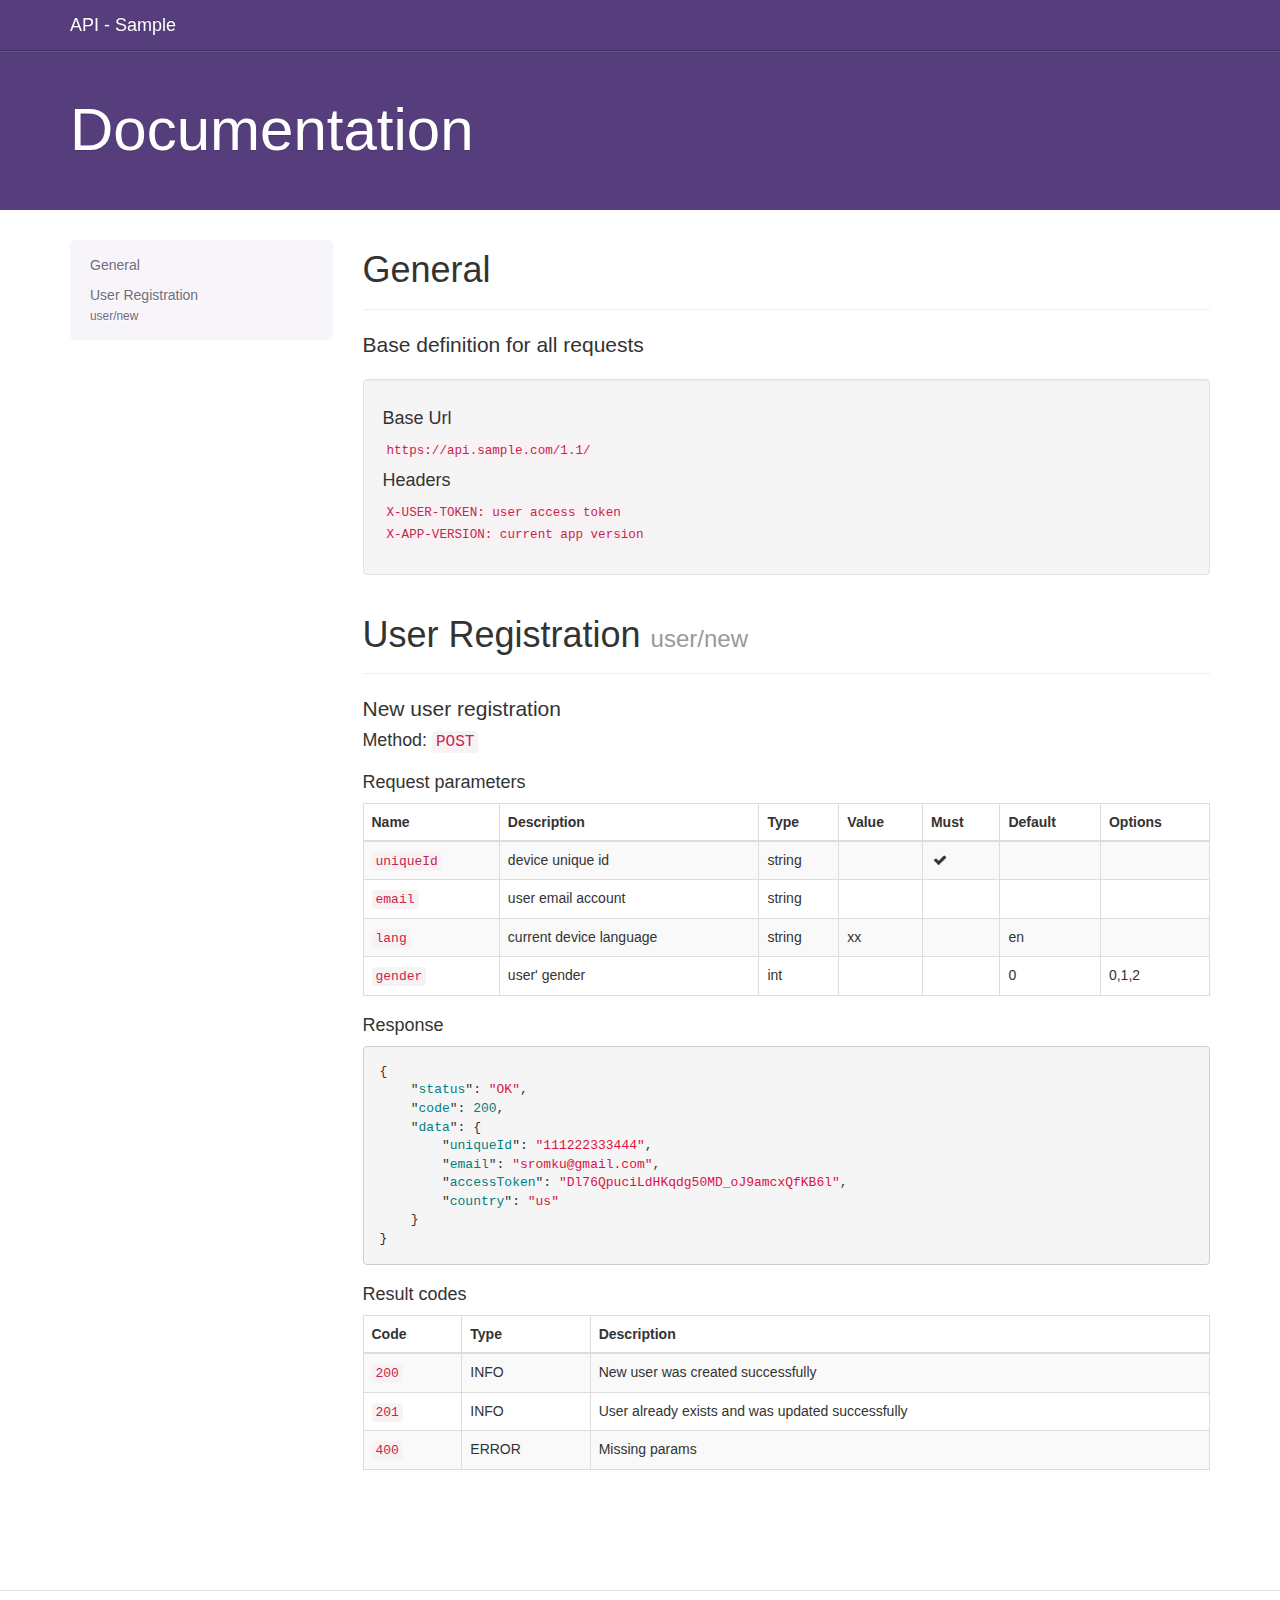
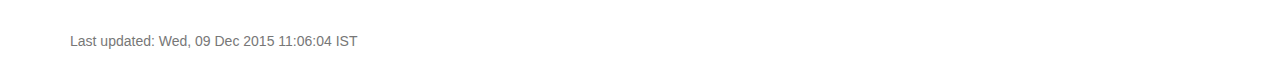
<file: index.html>
<!DOCTYPE html>
<html class="no-js">
  
  <head>
    <title>API - Sample</title>

    <meta charset="utf-8">
    <meta name="description" content="">
    <meta name="viewport" content="width=device-width, initial-scale=1.0">
    
    
    <link href="assets/css/bootstrap.min.css" rel="stylesheet">
    <link href="assets/css/docs.css" rel="stylesheet">
    <link href="assets/js/google-code-prettify/prettify.css" rel="stylesheet">
    <link href="assets/css/main.css" rel="stylesheet">

    
    <link rel="stylesheet" href="assets/css/github.css">
    <script src="assets/js/highlight.pack.js"></script>
    <script>hljs.initHighlightingOnLoad();</script>

    <link rel="stylesheet" href="http://maxcdn.bootstrapcdn.com/font-awesome/4.3.0/css/font-awesome.min.css">

  </head>
  <body data-spy="scroll" data-target=".bs-docs-sidebar">
    <header role="banner" class="navbar navbar-inverse navbar-fixed-top bs-docs-nav">
      <div class="container">
        <div class="navbar-header">
          <button type="button" data-toggle="collapse" data-target=".bs-navbar-collapse" class="navbar-toggle"><span class="sr-only">Toggle navigation</span><span class="icon-bar"></span><span class="icon-bar"></span><span class="icon-bar"></span></button><a href="javascript:;" class="navbar-brand">API - Sample</a>
        </div>
      </div>
    </header>
    <div id="content" class="bs-header">
      <div class="container">
        <h1>Documentation</h1>
      </div>
    </div>
    <div class="container bs-docs-container">
      <div class="row">
        <div class="col-md-3">
          <div class="bs-sidebar hidden-print">
            <ul class="nav bs-sidenav">
              <li><a href="#general">General</a></li>
              
              <li><a href="#point_0">User Registration<br><small>user/new</small></a></li>  
              
            </ul>
          </div>
        </div>
        <div role="main" class="col-md-9">
          <section id="general">
            <div class="page-header">
              <h1>General</h1>
            </div>
            <p class="lead">Base definition for all requests</p>
            <div class="well">
                <h4>Base Url</h4>
                <p><code>https://api.sample.com/1.1/</code></p>
                <h4>Headers</h4>
                <p>
                <code>X-USER-TOKEN: user access token</code><br>
                
                <code>X-APP-VERSION: current app version</code><br>
                </p>
            </div>
          </section>

          
          <section id="point_0">
            <div class="page-header">
              <h1>User Registration
                <small>user/new</small>
              </h1>
            </div>
            <p class="lead">New user registration<br> <small>Method: <code>POST</code></small></p>
            
            
            <h4>Request parameters</h4>
            <div class="table-responsive">
                <table class="table table-striped table-bordered table-hover">
                    <thead>
                        <tr>
                            <th>Name</th>
                            <th>Description</th>
                            <th>Type</th>
                            <th>Value</th>
                            <th>Must</th>
                            <th>Default</th>
                            <th>Options</th>
                        </tr>
                    </thead>
                    <tbody>
                        
                        <tr>
                            <td><code>uniqueId</code></td>
                            <td>device unique id</td>
                            <td>string</td>
                            <td></td>
                            <td>
                              
                              <i class="fa fa-check fa-fw"></i>
                              
                            </td>
                            <td></td>
                            <td></td>
                        </tr>
                        
                        <tr>
                            <td><code>email</code></td>
                            <td>user email account</td>
                            <td>string</td>
                            <td></td>
                            <td>
                              
                            </td>
                            <td></td>
                            <td></td>
                        </tr>
                        
                        <tr>
                            <td><code>lang</code></td>
                            <td>current device language</td>
                            <td>string</td>
                            <td>xx</td>
                            <td>
                              
                            </td>
                            <td>en</td>
                            <td></td>
                        </tr>
                        
                        <tr>
                            <td><code>gender</code></td>
                            <td>user&#39; gender</td>
                            <td>int</td>
                            <td></td>
                            <td>
                              
                            </td>
                            <td>0</td>
                            <td>0,1,2</td>
                        </tr>
                        
                    </tbody>
                </table>
            </div>
            
            <h4>Response</h4>
            <pre><code class="json">{ 
    &#34;status&#34;: &#34;OK&#34;,
    &#34;code&#34;: 200,
    &#34;data&#34;: {
        &#34;uniqueId&#34;: &#34;111222333444&#34;,
        &#34;email&#34;: &#34;sromku@gmail.com&#34;,
        &#34;accessToken&#34;: &#34;Dl76QpuciLdHKqdg50MD_oJ9amcxQfKB6l&#34;,
        &#34;country&#34;: &#34;us&#34;
    }
}</code></pre>
            <h4 class="mt20">Result codes</h4>
            <div class="table-responsive">
                <table class="table table-striped table-bordered table-hover">
                    <thead>
                        <tr>
                            <th>Code</th>
                            <th>Type</th>
                            <th>Description</th>
                        </tr>
                    </thead>
                    <tbody>
                        
                        <tr>
                            <td><code>200</code></td>
                            <td>INFO</td>
                            <td>New user was created successfully</td>
                        </tr>
                        
                        <tr>
                            <td><code>201</code></td>
                            <td>INFO</td>
                            <td>User already exists and was updated successfully</td>
                        </tr>
                        
                        <tr>
                            <td><code>400</code></td>
                            <td>ERROR</td>
                            <td>Missing params</td>
                        </tr>
                        
                    </tbody>
                </table>
            </div>

            
          </section>
          
          
        </div>
      </div>
    </div>
    
    <footer class="bs-footer">
      <div class="container">
        <p>Last updated: Wed, 09 Dec 2015 11:06:04 IST</p>
      </div>
    </footer>
    
    <script src="assets/js/jquery.js"></script>
    <script src="assets/js/bootstrap.min.js"></script>
    <script src="assets/js/holder.js"></script>
    <script src="assets/js/google-code-prettify/prettify.js"></script>
    <script src="assets/js/jquery.smooth-scroll.js"></script>
    <script src="assets/js/application.js"></script>
    <script>
      $('.bs-sidenav a').smoothScroll();
      window.prettyPrint && prettyPrint();
    </script>
  </body>
</html>
</file>
<file: assets/js/google-code-prettify/prettify.css>
.com { color: #93a1a1; }
.lit { color: #195f91; }
.pun, .opn, .clo { color: #93a1a1; }
.fun { color: #dc322f; }
.str, .atv { color: #D14; }
.kwd, .prettyprint .tag { color: #1e347b; }
.typ, .atn, .dec, .var { color: teal; }
.pln { color: #48484c; }

.prettyprint {
  padding: 8px;
  background-color: #f7f7f9;
  border: 1px solid #e1e1e8;
}
.prettyprint.linenums {
  -webkit-box-shadow: inset 40px 0 0 #fbfbfc, inset 41px 0 0 #ececf0;
     -moz-box-shadow: inset 40px 0 0 #fbfbfc, inset 41px 0 0 #ececf0;
          box-shadow: inset 40px 0 0 #fbfbfc, inset 41px 0 0 #ececf0;
}

/* Specify class=linenums on a pre to get line numbering */
ol.linenums {
  margin: 0 0 0 33px; /* IE indents via margin-left */
}
ol.linenums li {
  padding-left: 12px;
  color: #bebec5;
  line-height: 20px;
  text-shadow: 0 1px 0 #fff;
}
</file>
<file: assets/css/main.css>
/* to fix affix can not see page-header issue */
/*section {
    padding-top: 40px;
}*/

/*.bs-docs-home, .bs-header {
    background-color: #563d7c;
}*/

.banner {
    padding: 15px 20px;
    color: #777;
    background-color: #fafafa;
    border-top: 1px solid #fff;
    border-bottom: 1px solid #e5e5e5;
}

.mt20 {
    margin-top: 20px
}

.mt30 {
    margin-top: 30px
}

.mt50 {
    margin-top: 50px
}

.mt70 {
    margin-top: 70px
}

.mb50 {
    margin-bottom: 50px
}
</file>
<file: assets/css/github.css>
/*

github.com style (c) Vasily Polovnyov <vast@whiteants.net>

*/

.hljs {
  display: block;
  overflow-x: auto;
  padding: 0.5em;
  color: #333;
  -webkit-text-size-adjust: none;
}

.hljs-comment,
.diff .hljs-header,
.hljs-javadoc {
  color: #998;
  font-style: italic;
}

.hljs-keyword,
.css .rule .hljs-keyword,
.hljs-winutils,
.nginx .hljs-title,
.hljs-subst,
.hljs-request,
.hljs-status {
  color: #333;
  font-weight: bold;
}

.hljs-number,
.hljs-hexcolor,
.ruby .hljs-constant {
  color: #008080;
}

.hljs-string,
.hljs-tag .hljs-value,
.hljs-phpdoc,
.hljs-dartdoc,
.tex .hljs-formula {
  color: #d14;
}

.hljs-title,
.hljs-id,
.scss .hljs-preprocessor {
  color: #900;
  font-weight: bold;
}

.hljs-list .hljs-keyword,
.hljs-subst {
  font-weight: normal;
}

.hljs-class .hljs-title,
.hljs-type,
.vhdl .hljs-literal,
.tex .hljs-command {
  color: #458;
  font-weight: bold;
}

.hljs-tag,
.hljs-tag .hljs-title,
.hljs-rules .hljs-property,
.django .hljs-tag .hljs-keyword {
  color: #000080;
  font-weight: normal;
}

.hljs-attribute,
.hljs-variable,
.lisp .hljs-body {
  color: #008080;
}

.hljs-regexp {
  color: #009926;
}

.hljs-symbol,
.ruby .hljs-symbol .hljs-string,
.lisp .hljs-keyword,
.clojure .hljs-keyword,
.scheme .hljs-keyword,
.tex .hljs-special,
.hljs-prompt {
  color: #990073;
}

.hljs-built_in {
  color: #0086b3;
}

.hljs-preprocessor,
.hljs-pragma,
.hljs-pi,
.hljs-doctype,
.hljs-shebang,
.hljs-cdata {
  color: #999;
  font-weight: bold;
}

.hljs-deletion {
  background: #fdd;
}

.hljs-addition {
  background: #dfd;
}

.diff .hljs-change {
  background: #0086b3;
}

.hljs-chunk {
  color: #aaa;
}
</file>
<file: assets/css/docs.css>
/*
 * Bootstrap Documentation
 * Special styles for presenting Bootstrap's documentation and code examples.
 *
 * Table of contents:
 *
 * Scaffolding
 * Main navigation
 * Footer
 * Social buttons
 * Homepage
 * Page headers
 * Old docs callout
 * Ads
 * Side navigation
 * Docs sections
 * Callouts
 * Grid styles
 * Examples
 * Code snippets (highlight)
 * Responsive tests
 * Glyphicons
 * Customizer
 * Miscellaneous
 */


/*
 * Scaffolding
 *
 * Update the basics of our documents to prep for docs content.
 */

body {
  position: relative; /* For scrollyspy */
  padding-top: 50px; /* Account for fixed navbar */
}

/* Keep code small in tables on account of limited space */
.table code {
  font-size: 13px;
  font-weight: normal;
}

/* Outline button for use within the docs */
.btn-outline {
  color: #563d7c;
  background-color: #fff;
  border-color: #e5e5e5;
}
.btn-outline:hover,
.btn-outline:focus,
.btn-outline:active {
  color: #fff;
  background-color: #563d7c;
  border-color: #563d7c;
}

/* Inverted outline button (white on dark) */
.btn-outline-inverse {
  color: #fff;
  background-color: transparent;
  border-color: #cdbfe3;
}
.btn-outline-inverse:hover,
.btn-outline-inverse:focus,
.btn-outline-inverse:active {
  color: #563d7c;
  text-shadow: none;
  background-color: #fff;
  border-color: #fff;
}


/*
 * Main navigation
 *
 * Turn the `.navbar` at the top of the docs purple.
 */

.bs-docs-nav {
  text-shadow: 0 -1px 0 rgba(0,0,0,.15);
  background-color: #563d7c;
  border-color: #463265;
  box-shadow: 0 1px 0 rgba(255,255,255,.1);
}
.bs-docs-nav .navbar-collapse {
  border-color: #463265;
}
.bs-docs-nav .navbar-brand {
  color: #fff;
}
.bs-docs-nav .navbar-nav > li > a {
  color: #cdbfe3;
}
.bs-docs-nav .navbar-nav > li > a:hover {
  color: #fff;
}
.bs-docs-nav .navbar-nav > .active > a,
.bs-docs-nav .navbar-nav > .active > a:hover {
  color: #fff;
  background-color: #463265;
}
.bs-docs-nav .navbar-toggle {
  border-color: #563d7c;
}
.bs-docs-nav .navbar-toggle:hover {
  background-color: #463265;
  border-color: #463265;
}


/*
 * Footer
 *
 * Separated section of content at the bottom of all pages, save the homepage.
 */

.bs-footer {
  padding-top: 40px;
  padding-bottom: 30px;
  margin-top: 100px;
  color: #777;
  text-align: center;
  border-top: 1px solid #e5e5e5;
}
.footer-links {
  margin: 10px 0;
  padding-left: 0;
}
.footer-links li {
  display: inline;
  padding: 0 2px;
}
.footer-links li:first-child {
  padding-left: 0;
}

@media (min-width: 768px) {
  .bs-footer {
    text-align: left;
  }
  .bs-footer p {
    margin-bottom: 0;
  }
}


/*
 * Social buttons
 *
 * Twitter and GitHub social action buttons (for homepage and footer).
 */

.bs-social {
  text-align: center;
}
.bs-social-buttons {
  display: inline-block;
  margin-bottom: 20px;
  padding-left: 0;
  list-style: none;
}
.bs-social-buttons li {
  display: inline-block;
  line-height: 1;
  padding: 5px 8px;
}
.bs-social-buttons .twitter-follow-button {
  width: 225px !important;
}
.bs-social-buttons .twitter-share-button {
  width: 98px !important;
}
/* Style the GitHub buttons via CSS instead of inline attributes */
.github-btn {
  border: 0;
  overflow: hidden;
}

@media screen and (min-width: 768px) {
  .bs-social {
    text-align: left;
  }
}


/*
 * Topography, yo!
 *
 * Apply the map background via base64 and relevant colors where we need 'em.
 */

.bs-docs-home,
.bs-header {
  color: #cdbfe3;
  background-color: #563d7c;
}


/*
 * Homepage
 *
 * Tweaks to the custom homepage and the masthead (main jumbotron).
 */

 /* Masthead (headings and download button) */
 .bs-masthead {
  position: relative;
  padding: 30px 15px;
  text-align: center;
  text-shadow: 0 1px 0 rgba(0,0,0,.15);
}
.bs-masthead h1 {
  font-size: 50px;
  line-height: 1;
  color: #fff;
}
.bs-masthead .btn-outline-inverse {
  margin-top: 20px;
  margin-bottom: 20px;
  padding: 18px 24px;
  font-size: 24px;
}

/* Links to project-level content like the repo, Expo, etc */
.bs-masthead-links {
  margin-bottom: 20px;
  padding-left: 0;
  list-style: none;
  text-align: center;
}
.bs-masthead-links li {
  display: inline-block;
  padding: 4px 8px;
}
.bs-masthead-links a {
  color: #fff;
}

@media screen and (min-width: 768px) {
  .bs-masthead {
    text-align: left;
    padding-top:    140px;
    padding-bottom: 140px;
  }
  .bs-masthead h1 {
    font-size: 100px;
  }
  .bs-masthead .lead {
    margin-right: 25%;
    font-size: 30px;
  }
  .bs-masthead-links {
    padding: 0;
    text-align: left;
  }
}


/*
 * Page headers
 *
 * Jumbotron-esque headers at the top of every page that's not the homepage.
 */


/* Page headers */
.bs-header {
  padding: 30px 15px 40px; /* side padding builds on .container 15px, so 30px */
  font-size: 16px;
  text-align: center;
  text-shadow: 0 1px 0 rgba(0,0,0,.15);
}
.bs-header h1 {
  color: #fff;
}
.bs-header p {
  font-weight: 300;
  line-height: 1.5;
}
.bs-header .container {
  position: relative;
}

@media screen and (min-width: 768px) {
  .bs-header {
    font-size: 21px;
    text-align: left;
  }
  .bs-header h1 {
    font-size: 60px;
    line-height: 1;
  }
}

@media screen and (min-width: 992px) {
  .bs-header h1,
  .bs-header p {
    margin-right: 380px;
  }
}


/*
 * Carbon ads
 *
 * Single display ad that shows on all pages (except homepage) in page headers.
 * The hella `!important` is required for any pre-set property.
 */

.carbonad {
  width: auto !important;
  margin: 50px -30px -40px !important;
  padding: 20px !important;
  overflow: hidden; /* clearfix */
  height: auto !important;
  font-size: 13px !important;
  line-height: 16px !important;
  text-align: left;
  background: #463265 !important;
  border: 0 !important;
  box-shadow: inset 0 3px 5px rgba(0,0,0,.075);
}
.carbonad-img {
  margin: 0 !important;
}
.carbonad-text,
.carbonad-tag {
  float: none !important;
  display: block !important;
  width: auto !important;
  height: auto !important;
  margin-left: 145px !important;
  font-family: "Helvetica Neue", Helvetica, Arial, sans-serif !important;
}
.carbonad-text {
  padding-top: 0 !important;
}
.carbonad-tag {
  color: #cdbfe3 !important;
  text-align: left !important;
}
.carbonad-text a,
.carbonad-tag a {
  color: #fff !important;
}
.carbonad #azcarbon > img {
  display: none; /* hide what I assume are tracking images */
}

@media screen and (min-width: 768px) {
  .carbonad {
    margin: 0 !important;
    border-radius: 4px;
    box-shadow: inset 0 3px 5px rgba(0,0,0,.075), 0 1px 0 rgba(255,255,255,.1);
  }
}

@media screen and (min-width: 992px) {
  .carbonad {
    position: absolute;
    top: 20px;
    right: 0;
    padding: 15px !important;
    width: 330px !important;
    min-height: 132px;
  }
}


/* Homepage variations */
.bs-docs-home .carbonad {
  margin: 0 -15px 40px !important;
}
@media screen and (min-width: 480px) {
  .bs-docs-home .carbonad {
    width: 330px !important;
    margin: 0 auto 40px !important;
    border-radius: 4px;
  }
}
@media screen and (min-width: 768px) {
  .bs-docs-home .carbonad {
    float: left;
    width: 330px !important;
    margin: 0 0 30px !important;
  }
  .bs-docs-home .bs-social,
  .bs-docs-home .bs-masthead-links {
    margin-left: 350px;
  }
}
@media screen and (min-width: 992px) {
  .bs-docs-home .carbonad {
    position: static;
  }
}
@media screen and (min-width: 1170px) {
  .bs-docs-home .carbonad {
    margin-top: -25px !important;
  }
}


/*
 * Callout for 2.3.2 docs
 *
 * Only appears below page headers (not on the homepage). The homepage gets its
 * own link with the masthead links.
 */

.bs-old-docs {
  padding: 15px 20px;
  color: #777;
  background-color: #fafafa;
  border-top: 1px solid #fff;
  border-bottom: 1px solid #e5e5e5;
}
.bs-old-docs strong {
  color: #555;
}


/*
 * Side navigation
 *
 * Scrollspy and affixed enhanced navigation to highlight sections and secondary
 * sections of docs content.
 */

/* By default it's not affixed in mobile views, so undo that */
.bs-sidebar.affix {
  position: static;
}

/* First level of nav */
.bs-sidenav {
  margin-top: 30px;
  margin-bottom: 30px;
  padding-top:    10px;
  padding-bottom: 10px;
  text-shadow: 0 1px 0 #fff;
  background-color: #f7f5fa;
  border-radius: 5px;
}

/* All levels of nav */
.bs-sidebar .nav > li > a {
  display: block;
  color: #716b7a;
  padding: 5px 20px;
}
.bs-sidebar .nav > li > a:hover,
.bs-sidebar .nav > li > a:focus {
  text-decoration: none;
  background-color: #e5e3e9;
  border-right: 1px solid #dbd8e0;
}
.bs-sidebar .nav > .active > a,
.bs-sidebar .nav > .active:hover > a,
.bs-sidebar .nav > .active:focus > a {
  font-weight: bold;
  color: #563d7c;
  background-color: transparent;
  border-right: 1px solid #563d7c;
}

/* Nav: second level (shown on .active) */
.bs-sidebar .nav .nav {
  display: none; /* Hide by default, but at >768px, show it */
  margin-bottom: 8px;
}
.bs-sidebar .nav .nav > li > a {
  padding-top:    3px;
  padding-bottom: 3px;
  padding-left: 30px;
  font-size: 90%;
}

/* Show and affix the side nav when space allows it */
@media screen and (min-width: 992px) {
  .bs-sidebar .nav > .active > ul {
    display: block;
  }
  /* Widen the fixed sidebar */
  .bs-sidebar.affix,
  .bs-sidebar.affix-bottom {
    width: 213px;
  }
  .bs-sidebar.affix {
    position: fixed; /* Undo the static from mobile first approach */
    top: 80px;
  }
  .bs-sidebar.affix-bottom {
    position: absolute; /* Undo the static from mobile first approach */
  }
  .bs-sidebar.affix-bottom .bs-sidenav,
  .bs-sidebar.affix .bs-sidenav {
    margin-top: 0;
    margin-bottom: 0;
  }
}
@media screen and (min-width: 1200px) {
  /* Widen the fixed sidebar again */
  .bs-sidebar.affix-bottom,
  .bs-sidebar.affix {
    width: 263px;
  }
}


/*
 * Docs sections
 *
 * Content blocks for each component or feature.
 */

/* Space things out */
.bs-docs-section + .bs-docs-section {
  padding-top: 40px;
}

/* Janky fix for preventing navbar from overlapping */
h1[id] {
  padding-top: 80px;
  margin-top: -45px;
}


/*
 * Callouts
 *
 * Not quite alerts, but custom and helpful notes for folks reading the docs.
 * Requires a base and modifier class.
 */

/* Common styles for all types */
.bs-callout {
  margin: 20px 0;
  padding: 15px 30px 15px 15px;
  border-left: 5px solid #eee;
}
.bs-callout h4 {
  margin-top: 0;
}
.bs-callout p:last-child {
  margin-bottom: 0;
}
.bs-callout code,
.bs-callout .highlight {
  background-color: #fff;
}

/* Variations */
.bs-callout-danger {
  background-color: #fcf2f2;
  border-color: #dFb5b4;
}
.bs-callout-warning {
  background-color: #fefbed;
  border-color: #f1e7bc;
}
.bs-callout-info {
  background-color: #f0f7fd;
  border-color: #d0e3f0;
}


/*
 * Grid examples
 *
 * Highlight the grid columns within the docs so folks can see their padding,
 * alignment, sizing, etc.
 */

.show-grid {
  margin-bottom: 15px;
}
.show-grid [class^="col-"] {
  padding-top: 10px;
  padding-bottom: 10px;
  background-color: #eee;
  border: 1px solid #ddd;
  background-color: rgba(86,61,124,.15);
  border: 1px solid rgba(86,61,124,.2);
}


/*
 * Examples
 *
 * Isolated sections of example content for each component or feature. Usually
 * followed by a code snippet.
 */

.bs-example {
  position: relative;
  padding: 45px 15px 15px;
  margin: 0 -15px 15px;
  background-color: #fafafa;
  box-shadow: inset 0 3px 6px rgba(0,0,0,.05);
  border-color: #e5e5e5 #eee #eee;
  border-style: solid;
  border-width: 1px 0;
}
/* Echo out a label for the example */
.bs-example:after {
  content: "Example";
  position: absolute;
  top:  15px;
  left: 15px;
  font-size: 12px;
  font-weight: bold;
  color: #bbb;
  text-transform: uppercase;
  letter-spacing: 1px;
}

/* Tweak display of the code snippets when following an example */
.bs-example + .highlight {
  margin: -15px -15px 15px;
  border-radius: 0;
  border-width: 0 0 1px;
}

/* Make the examples and snippets not full-width */
@media screen and (min-width: 768px) {
  .bs-example {
    margin-left: 0;
    margin-right: 0;
    background-color: #fff;
    border-width: 1px;
    border-color: #ddd;
    border-radius: 4px 4px 0 0;
    box-shadow: none;
  }
  .bs-example + .highlight {
    margin-top: -16px;
    margin-left: 0;
    margin-right: 0;
    border-width: 1px;
    border-bottom-left-radius: 4px;
    border-bottom-right-radius: 4px;
  }
}

/* Tweak content of examples for optimum awesome */
.bs-example > p:last-child,
.bs-example > ul:last-child,
.bs-example > ol:last-child,
.bs-example > blockquote:last-child,
.bs-example > .form-control:last-child,
.bs-example > .table:last-child,
.bs-example > .navbar:last-child,
.bs-example > .jumbotron:last-child,
.bs-example > .alert:last-child,
.bs-example > .panel:last-child,
.bs-example > .list-group:last-child,
.bs-example > .well:last-child,
.bs-example > .progress:last-child,
.bs-example > .table-responsive:last-child > .table {
  margin-bottom: 0;
}
.bs-example > p > .close {
  float: none;
}

/* Typography */
.bs-example-type .table td:last-child {
  color: #999;
  vertical-align: middle;
}
.bs-example-type .table td {
  padding: 15px 0;
  border-color: #eee;
}
.bs-example-type .table tr:first-child td {
  border-top: 0;
}
.bs-example-type h1,
.bs-example-type h2,
.bs-example-type h3,
.bs-example-type h4,
.bs-example-type h5,
.bs-example-type h6 {
  margin: 0;
}

/* Images */
.bs-example > .img-circle,
.bs-example > .img-rounded,
.bs-example > .img-thumbnail {
  margin: 5px;
}

/* Buttons */
.bs-example > .btn,
.bs-example > .btn-group {
  margin-top: 5px;
  margin-bottom: 5px;
}
.bs-example > .btn-toolbar + .btn-toolbar {
  margin-top: 10px;
}

/* Forms */
.bs-example-control-sizing select,
.bs-example-control-sizing input[type="text"] + input[type="text"] {
  margin-top: 10px;
}
.bs-example-form .input-group {
  margin-bottom: 10px;
}
.bs-example > textarea.form-control {
  resize: vertical;
}

/* List groups */
.bs-example > .list-group {
  max-width: 400px;
}

/* Navbars */
.bs-example .navbar:last-child {
  margin-bottom: 0;
}
.bs-navbar-top-example,
.bs-navbar-bottom-example {
  z-index: 1;
  padding: 0;
  overflow: hidden; /* cut the drop shadows off */
}
.bs-navbar-top-example .navbar-header,
.bs-navbar-bottom-example .navbar-header {
  margin-left: 0;
}
.bs-navbar-top-example .navbar-fixed-top,
.bs-navbar-bottom-example .navbar-fixed-bottom {
  position: relative;
  margin-left: 0;
  margin-right: 0;
}
.bs-navbar-top-example {
  padding-bottom: 45px;
}
.bs-navbar-top-example:after {
  top: auto;
  bottom: 15px;
}
.bs-navbar-top-example .navbar-fixed-top {
  top: -1px;
}
.bs-navbar-bottom-example {
  padding-top: 45px;
}
.bs-navbar-bottom-example .navbar-fixed-bottom {
  bottom: -1px;
}
.bs-navbar-bottom-example .navbar {
  margin-bottom: 0;
}
@media (min-width: 768px) {
  .bs-navbar-top-example .navbar-fixed-top,
  .bs-navbar-bottom-example .navbar-fixed-bottom {
    position: absolute;
  }
  .bs-navbar-top-example {
    border-radius: 0 0 4px 4px;
  }
  .bs-navbar-bottom-example {
    border-radius: 4px 4px 0 0;
  }
}

/* Pagination */
.bs-example .pagination {
  margin-top: 10px;
  margin-bottom: 10px;
}

/* Pager */
.bs-example > .pager {
  margin-top: 0;
}

/* Example modals */
.bs-example-modal {
  background-color: #f5f5f5;
}
.bs-example-modal .modal {
  position: relative;
  top: auto;
  right: auto;
  left: auto;
  bottom: auto;
  z-index: 1;
  display: block;
}
.bs-example-modal .modal-dialog {
  left: auto;
  margin-left: auto;
  margin-right: auto;
}

/* Example dropdowns */
.bs-example > .dropdown > .dropdown-menu {
  position: static;
  display: block;
  margin-bottom: 5px;
}

/* Example tabbable tabs */
.bs-example-tabs .nav-tabs {
  margin-bottom: 15px;
}

/* Tooltips */
.bs-example-tooltips {
  text-align: center;
}
.bs-example-tooltips > .btn {
  margin-top: 5px;
  margin-bottom: 5px;
}

/* Popovers */
.bs-example-popover {
  padding-bottom: 24px;
  background-color: #f9f9f9;
}
.bs-example-popover .popover {
  position: relative;
  display: block;
  float: left;
  width: 260px;
  margin: 20px;
}

/* Scrollspy demo on fixed height div */
.scrollspy-example {
  position: relative;
  height: 200px;
  margin-top: 10px;
  overflow: auto;
}


/*
 * Code snippets
 *
 * Generated via Pygments and Jekyll, these are snippets of HTML, CSS, and JS.
 */

.highlight {
  display: none; /* hidden by default, until >480px */
  padding: 9px 14px;
  margin-bottom: 14px;
  background-color: #f7f7f9;
  border: 1px solid #e1e1e8;
  border-radius: 4px;
}
.highlight pre {
  padding: 0;
  margin-top: 0;
  margin-bottom: 0;
  background-color: transparent;
  border: 0;
  white-space: nowrap;
}
.highlight pre code {
  font-size: inherit;
  color: #333; /* Effectively the base text color */
}
.highlight pre .lineno {
  display: inline-block;
  width: 22px;
  padding-right: 5px;
  margin-right: 10px;
  text-align: right;
  color: #bebec5;
}

/* Show code snippets when we have the space */
@media screen and (min-width: 481px) {
  .highlight {
    display: block;
  }
}


/*
 * Responsive tests
 *
 * Generate a set of tests to show the responsive utilities in action.
 */

/* Responsive (scrollable) doc tables */
.table-responsive .highlight pre {
  white-space: normal;
}

/* Utility classes table  */
.bs-table th small,
.responsive-utilities th small {
  display: block;
  font-weight: normal;
  color: #999;
}
.responsive-utilities tbody th {
  font-weight: normal;
}
.responsive-utilities td {
  text-align: center;
}
.responsive-utilities td.is-visible {
  color: #468847;
  background-color: #dff0d8 !important;
}
.responsive-utilities td.is-hidden {
  color: #ccc;
  background-color: #f9f9f9 !important;
}

/* Responsive tests */
.responsive-utilities-test {
  margin-top: 5px;
}
.responsive-utilities-test .col-xs-6 {
  margin-bottom: 10px;
}
.responsive-utilities-test span {
  padding: 15px 10px;
  font-size: 14px;
  font-weight: bold;
  line-height: 1.1;
  text-align: center;
  border-radius: 4px;
}
.visible-on .col-xs-6 .hidden-xs,
.visible-on .col-xs-6 .hidden-sm,
.visible-on .col-xs-6 .hidden-md,
.visible-on .col-xs-6 .hidden-lg,
.hidden-on .col-xs-6 .visible-xs,
.hidden-on .col-xs-6 .visible-sm,
.hidden-on .col-xs-6 .visible-md,
.hidden-on .col-xs-6 .visible-lg {
  color: #999;
  border: 1px solid #ddd;
}
.visible-on .col-xs-6 .visible-xs,
.visible-on .col-xs-6 .visible-sm,
.visible-on .col-xs-6 .visible-md,
.visible-on .col-xs-6 .visible-lg,
.hidden-on .col-xs-6 .hidden-xs,
.hidden-on .col-xs-6 .hidden-sm,
.hidden-on .col-xs-6 .hidden-md,
.hidden-on .col-xs-6 .hidden-lg {
  color: #468847;
  background-color: #dff0d8;
  border: 1px solid #d6e9c6;
}


/*
 * Glyphicons
 *
 * Special styles for displaying the icons and their classes in the docs.
 */

.bs-glyphicons {
  padding-left: 0;
  padding-bottom: 1px;
  margin-bottom: 20px;
  list-style: none;
  overflow: hidden;
}
.bs-glyphicons li {
  float: left;
  width: 25%;
  height: 115px;
  padding: 10px;
  margin: 0 -1px -1px 0;
  font-size: 12px;
  line-height: 1.4;
  text-align: center;
  border: 1px solid #ddd;
}
.bs-glyphicons .glyphicon {
  display: block;
  margin: 5px auto 10px;
  font-size: 24px;
}
.bs-glyphicons li:hover {
  background-color: rgba(86,61,124,.1);
}

@media (min-width: 768px) {
  .bs-glyphicons li {
    width: 12.5%;
  }
}


/*
 * Customizer
 *
 * Since this is so form control heavy, we have quite a few styles to customize
 * the display of inputs, headings, and more. Also included are all the download
 * buttons and actions.
 */

.bs-customizer .toggle {
  float: right;
  margin-top: 85px; /* On account of ghetto navbar fix */
}

/* Headings and form contrls */
.bs-customizer label {
  margin-top: 10px;
  font-weight: 500;
  color: #444;
}
.bs-customizer h2 {
  margin-top: 0;
  margin-bottom: 5px;
  padding-top: 30px;
}
.bs-customizer h4 {
  margin-top: 15px;
}
.bs-customizer input[type="text"] {
  font-family: Menlo, Monaco, Consolas, "Courier New", monospace;
  background-color: #fafafa;
}
.bs-customizer .help-block {
  font-size: 12px;
}

/* For the variables, use regular weight */
#less-section label {
  font-weight: normal;
}

/* Downloads */
.bs-customize-download .btn-outline {
  padding: 20px;
}

/* Error handling */
.bs-customizer-alert {
  position: fixed;
  top: 51px;
  left: 0;
  right: 0;
  z-index: 1030;
  padding: 15px 0;
  color: #fff;
  background-color: #d9534f;
  box-shadow: inset 0 1px 0 rgba(255,255,255,.25);
  border-bottom: 1px solid #b94441;
}
.bs-customizer-alert .close {
  margin-top: -4px;
  font-size: 24px;
}
.bs-customizer-alert p {
  margin-bottom: 0;
}
.bs-customizer-alert .glyphicon {
  margin-right: 5px;
}
.bs-customizer-alert pre {
  margin: 10px 0 0;
  color: #fff;
  background-color: #a83c3a;
  border-color: #973634;
  box-shadow: inset 0 2px 4px rgba(0,0,0,.05), 0 1px 0 rgba(255,255,255,.1);
}


/*
 * Miscellaneous
 *
 * Odds and ends for optimum docs display.
 */

/* Examples gallery: space out content better */
.bs-examples h4 {
  margin-bottom: 5px;
}
.bs-examples p {
  margin-bottom: 20px;
}

/* Pseudo :focus state for showing how it looks in the docs */
#focusedInput {
  border-color: rgba(82,168,236,.8);
  outline: 0;
  outline: thin dotted \9; /* IE6-9 */
  -moz-box-shadow: 0 0 8px rgba(82,168,236,.6);
       box-shadow: 0 0 8px rgba(82,168,236,.6);
}

/* Better spacing on download options in getting started */
.bs-docs-dl-options h4 {
  margin-top: 15px;
  margin-bottom: 5px;
}
</file>
